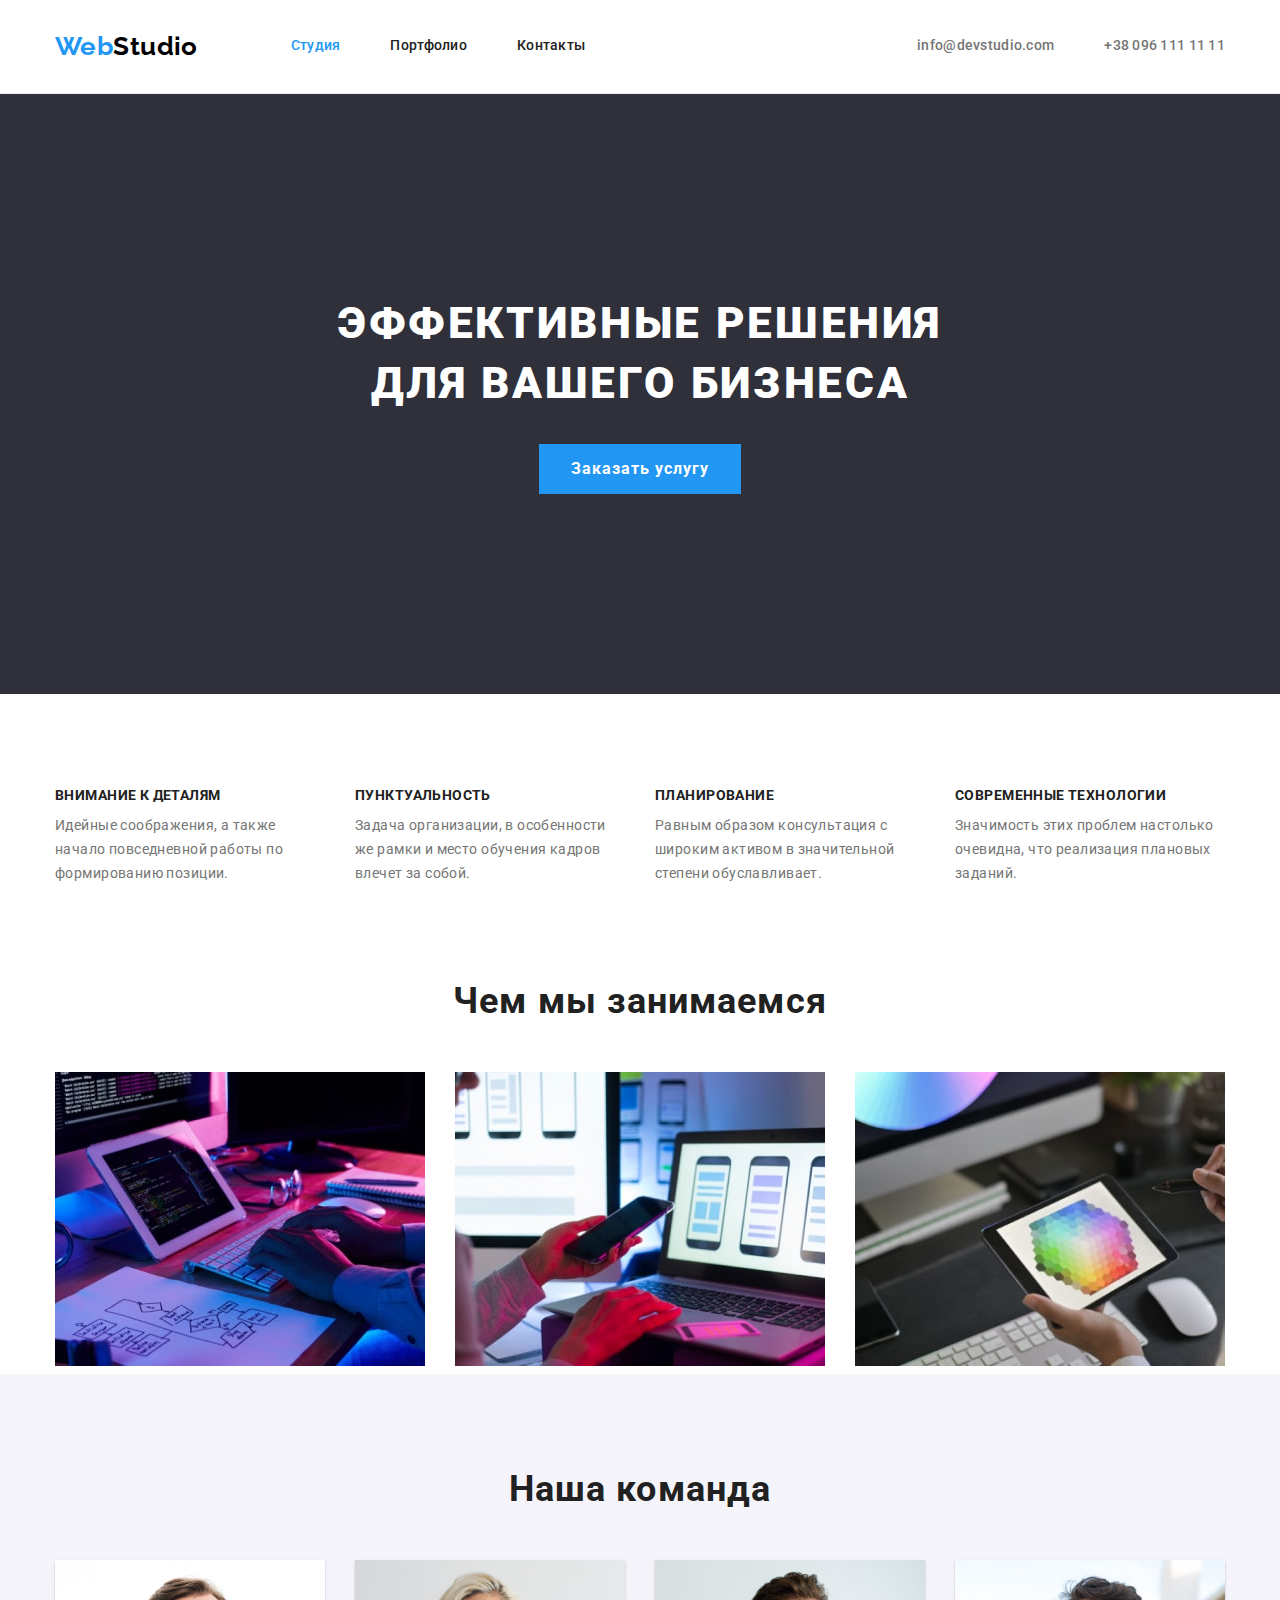
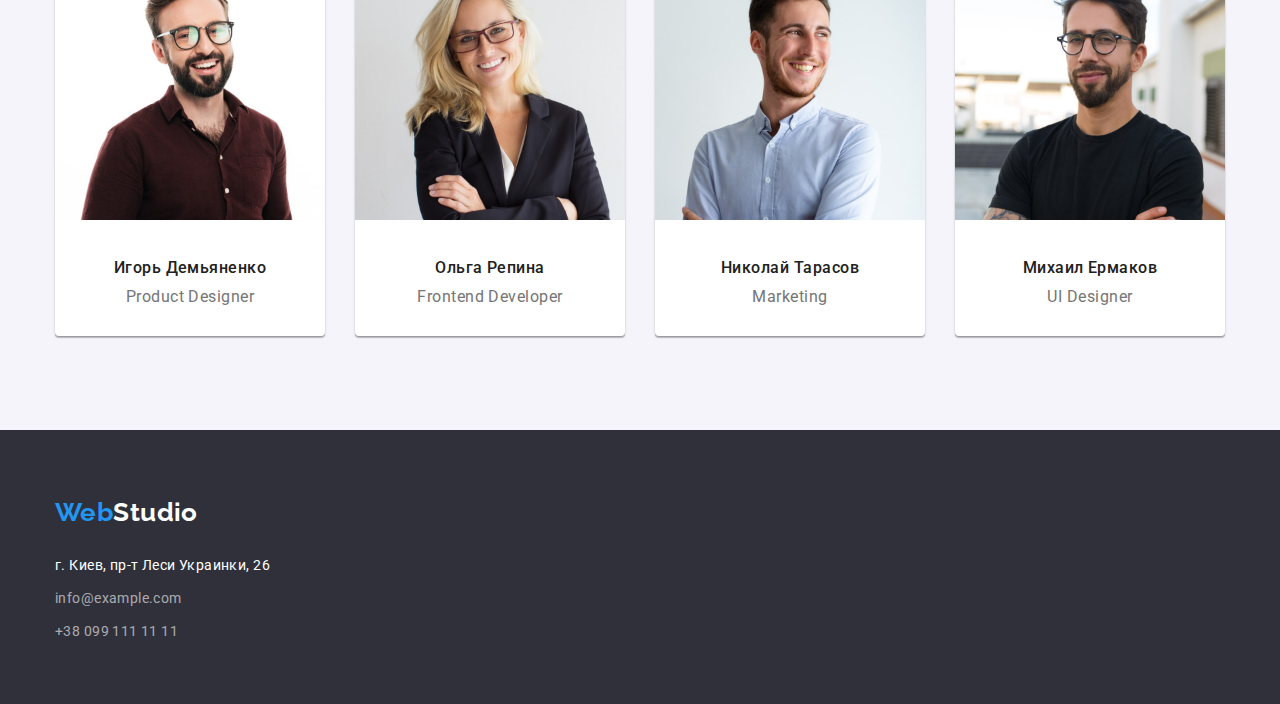
<file: index.html>
<!DOCTYPE html>
<html lang="ru">
  <head>
    <meta charset="UTF-8" />
    <meta http-equiv="X-UA-Compatible" content="IE=edge" />
    <meta name="viewport" content="width=device-width, initial-scale=1.0" />
    <title>WebStudio | Main</title>

    <!-- Main Fonts-->
    <link rel="preconnect" href="https://fonts.googleapis.com" />
    <link rel="preconnect" href="https://fonts.gstatic.com" crossorigin />
    <link
      href="https://fonts.googleapis.com/css2?family=Raleway:wght@700&family=Roboto:wght@400;500;700;900&display=swap"
      rel="stylesheet"
    />

    <!-- Styles normalize -->
    <link
      rel="stylesheet"
      href="https://cdn.jsdelivr.net/npm/modern-normalize@1.1.0/modern-normalize.min.css"
    />

    <!-- Main styles-->
    <link rel="stylesheet" href="./css/styles.css" />
  </head>
  <body>
    <header class="header">
      <div class="container">
        <a class="header-logo-link link" href="./index.html"
          ><span class="header-logo-main-text">Web</span
          ><span class="header-logo-secondary-text">Studio</span></a
        >
        <nav class="header-nav">
          <ul class="header-nav-list list">
            <li class="header-nav-item">
              <a class="header-nav-item-link link current" href="./index.html"
                >Студия</a
              >
            </li>
            <li class="header-nav-item">
              <a class="header-nav-item-link link" href="./portfolio.html"
                >Портфолио</a
              >
            </li>
            <li class="header-nav-item">
              <a class="header-nav-item-link link" href="">Контакты</a>
            </li>
          </ul>
        </nav>
        <ul class="header-contacts-list list">
          <li class="header-contacts-item">
            <a
              class="header-contacts-item-link link"
              href="mailto:info@devstudio.com"
              >info@devstudio.com</a
            >
          </li>
          <li class="header-contacts-item">
            <a class="header-contacts-item-link link" href="tel:+380961111111"
              >+38 096 111 11 11</a
            >
          </li>
        </ul>
      </div>
    </header>
    <main>
      <!-- section Hero-->
      <section class="hero">
        <div class="container">
          <h1 class="hero-title">Эффективные решения для вашего бизнеса</h1>
          <button class="hero-btn" type="button">Заказать услугу</button>
        </div>
      </section>
      <!-- section Why we-->
      <section class="whywe">
        <div class="container">
          <h2 class="sub-title-invisible">Почему выбрать нас?</h2>
          <ul class="whywe-list list">
            <li class="whywe-item">
              <h3 class="whywe-item-title">Внимание к деталям</h3>
              <p class="whywe-item-txt">
                Идейные соображения, а также начало повседневной работы по
                формированию позиции.
              </p>
            </li>
            <li class="whywe-item">
              <h3 class="whywe-item-title">Пунктуальность</h3>
              <p class="whywe-item-txt">
                Задача организации, в особенности же рамки и место обучения
                кадров влечет за собой.
              </p>
            </li>
            <li class="whywe-item">
              <h3 class="whywe-item-title">Планирование</h3>
              <p class="whywe-item-txt">
                Равным образом консультация с широким активом в значительной
                степени обуславливает.
              </p>
            </li>
            <li class="whywe-item">
              <h3 class="whywe-item-title">Современные технологии</h3>
              <p class="whywe-item-txt">
                Значимость этих проблем настолько очевидна, что реализация
                плановых заданий.
              </p>
            </li>
          </ul>
        </div>
      </section>
      <!-- section What we do-->
      <section class="wahtwedo">
        <div class="container">
          <h2 class="sub-title">Чем мы занимаемся</h2>
          <ul class="whatwedo-list list">
            <li class="whatwedo-item">
              <img
                class="whatwedo-item-img"
                src="./images/tablet_keyboard-min.jpg"
                alt="Рабочий стол с планшетом и клавиаторой"
                width="370"
                height="294"
              />
            </li>
            <li class="whatwedo-item">
              <img
                class="whatwedo-item-img"
                src="./images/note_phone-min.jpg"
                alt="Рабочий стол с ноутбуком"
                width="370"
                height="294"
              />
            </li>
            <li class="whatwedo-item">
              <img
                class="whatwedo-item-img"
                src="./images/tablet-min.jpg"
                alt="Планшет в руке у человека"
                width="370"
                height="294"
              />
            </li>
          </ul>
        </div>
      </section>
      <!-- section Our team-->
      <section class="ourteam">
        <div class="container">
          <h2 class="sub-title">Наша команда</h2>
          <ul class="ourteam-list list">
            <li class="ourteam-item">
              <img
                class="ourteam-item-img"
                src="./images/demyanenko-min.jpg"
                alt="Игорь Демьяненко"
                width="270"
                height="260"
              />
              <div class="ourteam-item-box">
                <h3 class="ourteam-item-title">Игорь Демьяненко</h3>
                <p class="ourteam-item-text" lang="en">Product Designer</p>
              </div>
            </li>
            <li class="ourteam-item">
              <img
                class="ourteam-item-img"
                src="./images/repina-min.jpg"
                alt="Ольга Репина"
                width="270"
                height="260"
              />
              <div class="ourteam-item-box">
                <h3 class="ourteam-item-title">Ольга Репина</h3>
                <p class="ourteam-item-text" lang="en">Frontend Developer</p>
              </div>
            </li>
            <li class="ourteam-item">
              <img
                class="ourteam-item-img"
                src="./images/tarasov-min.jpg"
                alt="Николай Тарасов"
                width="270"
                height="260"
              />
              <div class="ourteam-item-box">
                <h3 class="ourteam-item-title">Николай Тарасов</h3>
                <p class="ourteam-item-text" lang="en">Marketing</p>
              </div>
            </li>
            <li class="ourteam-item">
              <img
                class="ourteam-item-img"
                src="./images/ermakov-min.jpg"
                alt="Михаил Ермаков"
                width="270"
                height="260"
              />
              <div class="ourteam-item-box">
                <h3 class="ourteam-item-title">Михаил Ермаков</h3>
                <p class="ourteam-item-text" lang="en">UI Designer</p>
              </div>
            </li>
          </ul>
        </div>
      </section>
    </main>
    <footer class="footer">
      <div class="container">
        <a class="footer-logo-link link" href="./index.html"
          ><span class="footer-logo-main-text">Web</span
          ><span class="footer-logo-secondary-text">Studio</span></a
        >
        <address class="footer-address-box">
          <ul class="footer-address-list list">
            <li class="footer-address">
              <a
                class="footer-address-link link"
                href="https://goo.gl/maps/3AkkoBd3nNiCAt4s5"
                target="_blank"
                rel="noreferrer noopener"
              >
                г. Киев, пр-т Леси Украинки, 26
              </a>
            </li>
            <li class="footer-mail">
              <a class="footer-email-link link" href="mailto:info@example.com"
                >info@example.com</a
              >
            </li>
            <li class="footer-phone">
              <a class="footer-phone-link link" href="tel:+380991111111"
                >+38 099 111 11 11</a
              >
            </li>
          </ul>
        </address>
      </div>
    </footer>
  </body>
</html>
</file>
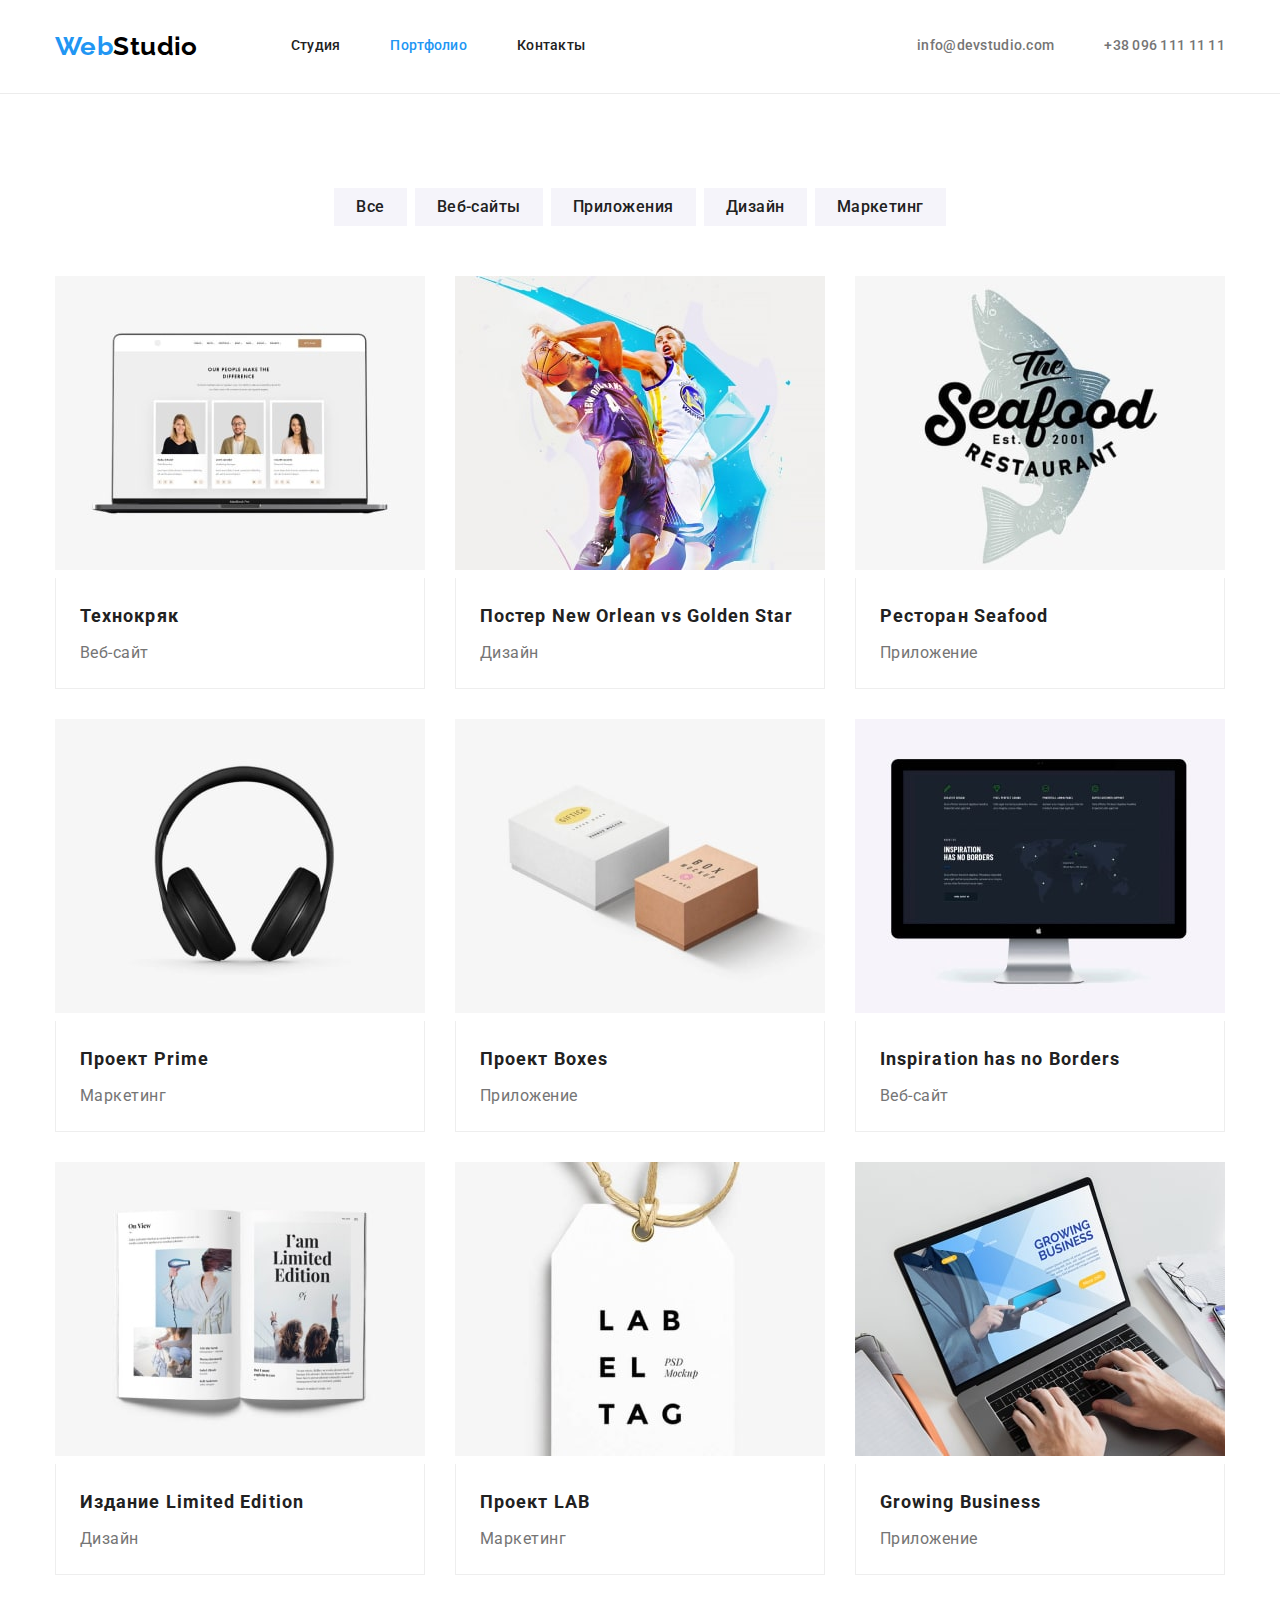
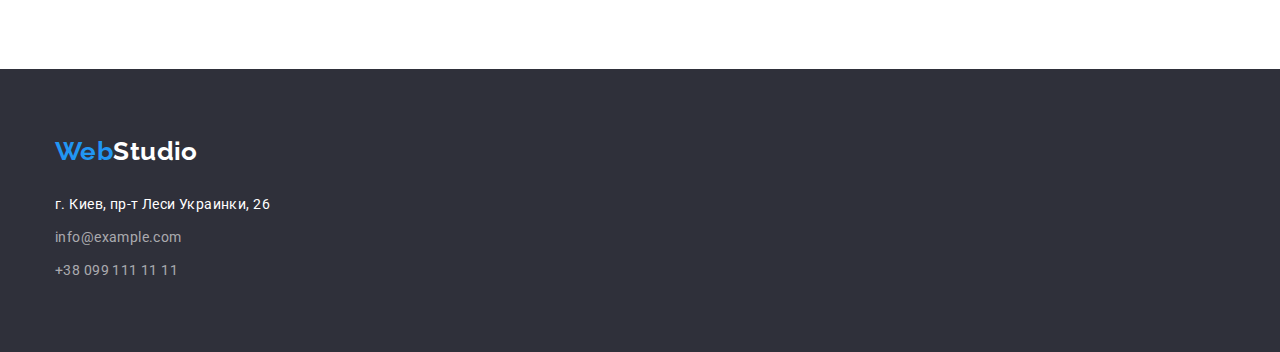
<file: portfolio.html>
<!DOCTYPE html>
<html lang="ru">
  <head>
    <meta charset="UTF-8" />
    <meta http-equiv="X-UA-Compatible" content="IE=edge" />
    <meta name="viewport" content="width=device-width, initial-scale=1.0" />
    <title>WebStudio | Portfolio</title>

    <!-- Main Fonts-->
    <link rel="preconnect" href="https://fonts.googleapis.com" />
    <link rel="preconnect" href="https://fonts.gstatic.com" crossorigin />
    <link
      href="https://fonts.googleapis.com/css2?family=Raleway:wght@700&family=Roboto:wght@400;500;700;900&display=swap"
      rel="stylesheet"
    />

    <!-- Styles normalize -->
    <link
      rel="stylesheet"
      href="https://cdn.jsdelivr.net/npm/modern-normalize@1.1.0/modern-normalize.min.css"
    />

    <!-- Main styles-->
    <link rel="stylesheet" href="./css/styles.css" />
  </head>
  <body>
    <header class="header">
      <div class="container">
        <a class="header-logo-link link" href="./index.html"
          ><span class="header-logo-main-text">Web</span
          ><span class="header-logo-secondary-text">Studio</span></a
        >
        <nav class="header-nav">
          <ul class="header-nav-list list">
            <li class="header-nav-item">
              <a class="header-nav-item-link link" href="./index.html"
                >Студия</a
              >
            </li>
            <li class="header-nav-item">
              <a
                class="header-nav-item-link link current"
                href="./portfolio.html"
                >Портфолио</a
              >
            </li>
            <li class="header-nav-item">
              <a class="header-nav-item-link link" href="">Контакты</a>
            </li>
          </ul>
        </nav>
        <ul class="header-contacts-list list">
          <li class="header-contacts-item">
            <a
              class="header-contacts-item-link link"
              href="mailto:info@devstudio.com"
              >info@devstudio.com</a
            >
          </li>
          <li class="header-contacts-item">
            <a class="header-contacts-item-link link" href="tel:+380961111111"
              >+38 096 111 11 11</a
            >
          </li>
        </ul>
      </div>
    </header>
    <main>
      <!-- Section Portfolio-->
      <!-- subSection Portfolio Menu-->
      <section class="portfolio">
        <div class="container">
          <h2 class="sub-title-invisible">Виды работ</h2>

          <ul class="portfolio-menu-list list">
            <li class="portfolio-menu-item">
              <button class="portfolio-menu-btn" type="button">Все</button>
            </li>
            <li class="portfolio-menu-item">
              <button class="portfolio-menu-btn" type="button">
                Веб-сайты
              </button>
            </li>
            <li class="portfolio-menu-item">
              <button class="portfolio-menu-btn" type="button">
                Приложения
              </button>
            </li>
            <li class="portfolio-menu-item">
              <button class="portfolio-menu-btn" type="button">Дизайн</button>
            </li>
            <li class="portfolio-menu-item">
              <button class="portfolio-menu-btn" type="button">
                Маркетинг
              </button>
            </li>
          </ul>

          <!-- subSection Portfolio Items-->

          <h2 class="sub-title-invisible">Примеры работ</h2>
          <ul class="portfolio-examples-list list">
            <li class="portfolio-examples-item">
              <img
                class="portfolio-examples-item-img"
                src="./images/technokriak.jpg"
                alt="Превью проекта Технокряк"
                width="370"
                height="294"
              />
              <div class="portfolio-examples-box">
                <h3 class="portfolio-examples-item-title">Технокряк</h3>
                <p class="portfolio-examples-item-text">Веб-сайт</p>
              </div>
            </li>
            <li class="portfolio-examples-item">
              <img
                class="portfolio-examples-item-img"
                src="./images/new_orlen_vs_gold_star.jpg"
                alt="Превью проекта
            Постер Новый Орлеан против Золотой звезды"
                width="370"
                height="294"
              />
              <div class="portfolio-examples-box">
                <h3 class="portfolio-examples-item-title">
                  Постер <span lang="en">New Orlean vs Golden Star</span>
                </h3>
                <p class="portfolio-examples-item-text">Дизайн</p>
              </div>
            </li>
            <li class="portfolio-examples-item">
              <img
                class="portfolio-examples-item-img"
                src="./images/seafood.jpg"
                alt="Превью проекта ресторан Морская еда"
                width="370"
                height="294"
              />
              <div class="portfolio-examples-box">
                <h3 class="portfolio-examples-item-title">
                  Ресторан <span lang="en">Seafood</span>
                </h3>
                <p class="portfolio-examples-item-text">Приложение</p>
              </div>
            </li>
            <li class="portfolio-examples-item">
              <img
                class="portfolio-examples-item-img"
                src="./images/prime.jpg"
                alt="Превью проекта Прайм"
                width="370"
                height="294"
              />
              <div class="portfolio-examples-box">
                <h3 class="portfolio-examples-item-title">
                  Проект <span lang="en">Prime</span>
                </h3>
                <p class="portfolio-examples-item-text">Маркетинг</p>
              </div>
            </li>
            <li class="portfolio-examples-item">
              <img
                class="portfolio-examples-item-img"
                src="./images/boxes.jpg"
                alt="Превью проекта Ящики"
                width="370"
                height="294"
              />
              <div class="portfolio-examples-box">
                <h3 class="portfolio-examples-item-title">
                  Проект <span lang="en">Boxes</span>
                </h3>
                <p class="portfolio-examples-item-text">Приложение</p>
              </div>
            </li>
            <li class="portfolio-examples-item">
              <img
                class="portfolio-examples-item-img"
                src="./images/inspiration_has_no_borders.jpg"
                alt="Превью проекта Вдохновение без границ"
                width="370"
                height="294"
              />
              <div class="portfolio-examples-box">
                <h3 class="portfolio-examples-item-title">
                  <span lang="en">Inspiration has no Borders</span>
                </h3>
                <p class="portfolio-examples-item-text">Веб-сайт</p>
              </div>
            </li>
            <li class="portfolio-examples-item">
              <img
                class="portfolio-examples-item-img"
                src="./images/limited_edition.jpg"
                alt="Превью проекта Издание Лимитэд Эдишн"
                width="370"
                height="294"
              />
              <div class="portfolio-examples-box">
                <h3 class="portfolio-examples-item-title">
                  Издание <span lang="en">Limited Edition</span>
                </h3>
                <p class="portfolio-examples-item-text">Дизайн</p>
              </div>
            </li>
            <li class="portfolio-examples-item">
              <img
                class="portfolio-examples-item-img"
                src="./images/lab.jpg"
                alt="Превью проекта ЛАБ"
                width="370"
                height="294"
              />
              <div class="portfolio-examples-box">
                <h3 class="portfolio-examples-item-title">
                  Проект <span lang="en">LAB</span>
                </h3>
                <p class="portfolio-examples-item-text">Маркетинг</p>
              </div>
            </li>
            <li class="portfolio-examples-item">
              <img
                class="portfolio-examples-item-img"
                src="./images/growing_business.jpg"
                alt="Превью проекта Рост бизнеса"
                width="370"
                height="294"
              />
              <div class="portfolio-examples-box">
                <h3 class="portfolio-examples-item-title">
                  <span lang="en">Growing Business</span>
                </h3>
                <p class="portfolio-examples-item-text">Приложение</p>
              </div>
            </li>
          </ul>
        </div>
      </section>
    </main>
    <footer class="footer">
      <div class="container">
        <a class="footer-logo-link link" href="./index.html"
          ><span class="footer-logo-main-text">Web</span
          ><span class="footer-logo-secondary-text">Studio</span></a
        >
        <address class="footer-address">
          <ul class="footer-address-list list">
            <li class="footer-address">
              <a
                class="footer-address-link link"
                href="https://goo.gl/maps/3AkkoBd3nNiCAt4s5"
                target="_blank"
                rel="noreferrer noopener"
              >
                г. Киев, пр-т Леси Украинки, 26
              </a>
            </li>
            <li class="footer-mail">
              <a class="footer-email-link link" href="mailto:info@example.com"
                >info@example.com</a
              >
            </li>
            <li class="footer-phone">
              <a class="footer-phone-link link" href="tel:+380991111111"
                >+38 099 111 11 11</a
              >
            </li>
          </ul>
        </address>
      </div>
    </footer>
  </body>
</html>
</file>
<file: css/styles.css>
/*
font: Bold 26px Raleway - logo header footer
font: Medium 14px Roboto - text-nav-header
font: Black 44px Roboto - h1
font: Bold 16px Roboto - text-button-hero
font: Bold 14px Roboto - h3
font: Regular 14px Roboto - p, text-nav-footer
font: Bold 36px Roboto - h2
font: Medium 16px Roboto - h3-our-team, text-nav-portfolio
font: Regular 16px Roboto - p, p-our-team, p-portfolio-items
font: Bold 18px Roboto - h3-portfolio-items

Roboto Medium-500 Black-800 Bold-700 Regular-400
Raleway Bold-700


color: #000000 logo

- #212121 text-main-and-portfolio-nav, h2, h3

#2196F3 logo-main-text, nav-item-hover, button-hero
#188CE8 hover, button-hero

- #FFFFFF h1, text-button-hero, text-nav-footer
#C4C4C4 text-nav-contact-footer

#E5E5E5 backgroung-why-we-and-what-we-do
#F5F4FA background-our-team, buttons-nav-portfolio

#757575 text-p

#2F303A background-hero-and-footer


*/

:root {
  /* fonts */
  --main-font: Roboto, sans-serif;
  --secondary-font: Raleway, sans-serif;

  /* colors*/
  --main-black-color: #212121;
  --main-color: #757575;
  --nav-hover-color: #2196f3;
  --section-background-color: #2f303a;
}

body {
  font-family: var(--main-font);
  font-weight: 400;
  font-size: 14px;
  line-height: 1.71;
  /*24px or 171% */

  letter-spacing: 0.03em;

  color: var(--main-color);
  tab-size: 0px;
}

h1,
h2,
h3,
h4,
h5,
p {
  margin: 0px;
}
.container {
  width: 1200px;
  padding-left: 15px;
  padding-right: 15px;

  margin-left: auto;
  margin-right: auto;

  /* background-color: tomato; */
}
.list {
  margin: 0;
  padding: 0;
  list-style: none;
}

.link {
  text-decoration: none;
}

.link.current {
  color: var(--nav-hover-color);
}
.sub-title-invisible {
}

.sub-title-invisible {
  display: none;
}

.sub-title {
  font-weight: 700;
  font-size: 36px;
  line-height: 1.17;
  text-align: center;
  letter-spacing: 0.03em;

  margin-bottom: 50px;

  color: var(--main-black-color);
}
/* header */

.header {
  padding-top: 24px;
  padding-bottom: 25px;
  background-color: #ffffff;
  border-bottom: 1px solid #ececec;
}

.header .container {
  display: flex;
  align-items: center;
}

.header-logo-link {
  margin-right: 93px;
}
.header-logo-main-text,
.header-logo-secondary-text {
  font-family: var(--secondary-font);
  font-weight: 700;
  font-size: 26px;
}

.header-logo-main-text {
  color: #2196f3;
}
.header-logo-secondary-text {
  color: #000000;
}

.header-nav-list,
.header-contacts-list {
  display: flex;
  padding: 0px;
}

.header-nav-item,
.header-contacts-item {
  margin-right: 50px;
}

.header-nav-item:last-child,
.header-contacts-item:last-child {
  margin-right: 0px;
}

.header-nav-item-link,
.header-contacts-item-link {
  font-weight: 500;
  font-size: 14px;
  line-height: 1.14;
  letter-spacing: 0.02em;
}

.header-nav-item-link {
  color: var(--main-black-color);
}

.header-contacts-list {
  margin-left: auto;
}
.header-contacts-item-link {
  color: var(--main-color);
}

.header-nav-item-link:hover,
.header-nav-item-link:focus,
.header-contacts-item-link:hover,
.header-contacts-item-link:focus {
  color: var(--nav-hover-color);
}

.header-nav-item-link:active {
  color: var(--nav-hover-color);
}

/* hero */
.hero {
  padding: 200px 0px;
  background-color: var(--section-background-color);
}

.hero .container {
  text-align: center;
}

.hero-title {
  font-weight: 900;
  font-size: 44px;
  line-height: 1.36;
  /* or 136% */

  width: 696px;

  margin-left: auto;
  margin-right: auto;
  margin-bottom: 30px;

  letter-spacing: 0.06em;
  text-transform: uppercase;

  color: #ffffff;
}

.hero-btn {
  font-family: inherit;
  font-weight: 700;
  font-size: 16px;
  line-height: 1.87;
  /* identical to box height, or 187% */

  text-align: center;
  letter-spacing: 0.06em;

  padding: 10px 32px;

  border: 0px;

  background-color: #2196f3;
  color: #ffffff;
}

.hero-btn:hover {
  cursor: pointer;
  background-color: #188ce8;
}

/* why we*/

.whywe {
  padding-top: 94px;
  padding-bottom: 94px;
}
.whywe-list {
  display: flex;
}

.whywe-item {
  width: 270px;
  margin-right: 30px;
}

.whywe-item:last-child {
  margin-right: 0;
}

.whywe-item-title {
  font-weight: 700;
  font-size: 14px;
  line-height: 1.14;
  letter-spacing: 0.03em;
  text-transform: uppercase;

  margin-bottom: 10px;

  color: var(--main-black-color);
}

.whywe-item-text {
  font-size: 14px;
  line-height: 1.71;
  /* or 171% */

  letter-spacing: 0.03em;

  color: var(--main-color);
}

/* what we do*/

.whatwedo {
  padding-bottom: 94px;
}

.whatwedo-list {
  display: flex;
}

.whatwedo-item {
  margin-right: 30px;
}

.whatwedo-item:last-child {
  margin-right: 0;
}
/* our team*/

.ourteam {
  padding-top: 94px;
  padding-bottom: 94px;
  background-color: #f5f4fa;
}

.ourteam-list {
  display: flex;
}
.ourteam-item {
  margin-right: 30px;
  background-color: #ffffff;

  box-shadow: 0px 1px 3px rgba(0, 0, 0, 0.12), 0px 1px 1px rgba(0, 0, 0, 0.14),
    0px 2px 1px rgba(0, 0, 0, 0.2);
  border-radius: 0px 0px 4px 4px;
}

.ourteam-item:last-child {
  margin-right: 0px;
}

.ourteam-item-box {
  padding-top: 30px;
  padding-bottom: 30px;
}

.ourteam-item-title,
.ourteam-item-text {
  display: block;
}

.ourteam-item-title {
  font-weight: 500;
  font-size: 16px;
  line-height: 19px;
  /* identical to box height */

  text-align: center;
  letter-spacing: 0.03em;

  margin-bottom: 10px;

  color: #212121;
}

.ourteam-item-text {
  font-size: 16px;
  line-height: 1.19;
  /* identical to box height */

  text-align: center;
  letter-spacing: 0.03em;

  color: var(--main-color);
}

/*Portfolio */

.portfolio {
  padding-top: 94px;
  padding-bottom: 94px;
}

/* portfolio menu*/

.portfolio-menu-list {
  display: flex;
  justify-content: center;
  margin-bottom: 50px;
}

.portfolio-menu-item {
  margin-right: 8px;
}
.portfolio-menu-item:last-child {
  margin-right: 0;
}

.portfolio-menu-btn {
  font-family: inherit;
  font-weight: 500;
  font-size: 16px;
  line-height: 1.62;
  /* identical to box height, or 162% */

  padding: 6px 22px;

  text-align: center;
  letter-spacing: 0.03em;

  cursor: pointer;

  background-color: #f5f4fa;
  color: var(--main-black-color);
  border: 0px;
}

.portfolio-menu-btn:hover,
.portfolio-menu-btn:active {
  background-color: var(--nav-hover-color);
  color: #ffffff;
  box-shadow: 0px 3px 1px rgba(0, 0, 0, 0.1), 0px 1px 2px rgba(0, 0, 0, 0.08),
    0px 2px 2px rgba(0, 0, 0, 0.12);
  border: 0px;
  border-radius: 4px;
}

/*portfolio examples */

.portfolio-examples-list {
  display: flex;
  flex-wrap: wrap;
  row-gap: 30px;
  column-gap: 30px;
}
.portfolio-examples-item {
  background-color: #ffffff;
}

.portfolio-examples-box {
  padding: 20px 24px;
  border-bottom: 1px solid #eeeeee;
  border-left: 1px solid #eeeeee;
  border-right: 1px solid #eeeeee;
}

.portfolio-examples-item-title {
  font-weight: 700;
  font-size: 18px;
  line-height: 2;
  /* identical to box height, or 200% */

  letter-spacing: 0.06em;

  margin-bottom: 4px;

  color: var(--main-black-color);
}

.portfolio-examples-item-text {
  font-size: 16px;
  line-height: 1.87;
  /* identical to box height, or 187% */

  letter-spacing: 0.03em;

  color: var(--main-color);
}

/* footer*/

.footer {
  padding-top: 60px;
  padding-bottom: 60px;

  background-color: var(--section-background-color);
}

.footer-logo-link {
  display: block;
  margin-bottom: 20px;
}

.footer-logo-main-text,
.footer-logo-secondary-text {
  font-family: var(--secondary-font);
  font-weight: 700;
  font-size: 26px;
}

.footer-logo-main-text {
  color: #2196f3;
}
.footer-logo-secondary-text {
  color: #ffffff;
}

.footer-address,
.footer-mail {
  margin-bottom: 9px;
}

.footer-address-link,
.footer-email-link,
.footer-phone-link {
  font-style: normal;
  font-size: 14px;
  line-height: 1.71;
  letter-spacing: 0.03em;
}

.footer-address-link {
  color: #ffffff;
}

.footer-email-link,
.footer-phone-link {
  color: rgba(255, 255, 255, 0.6);
}
</file>
